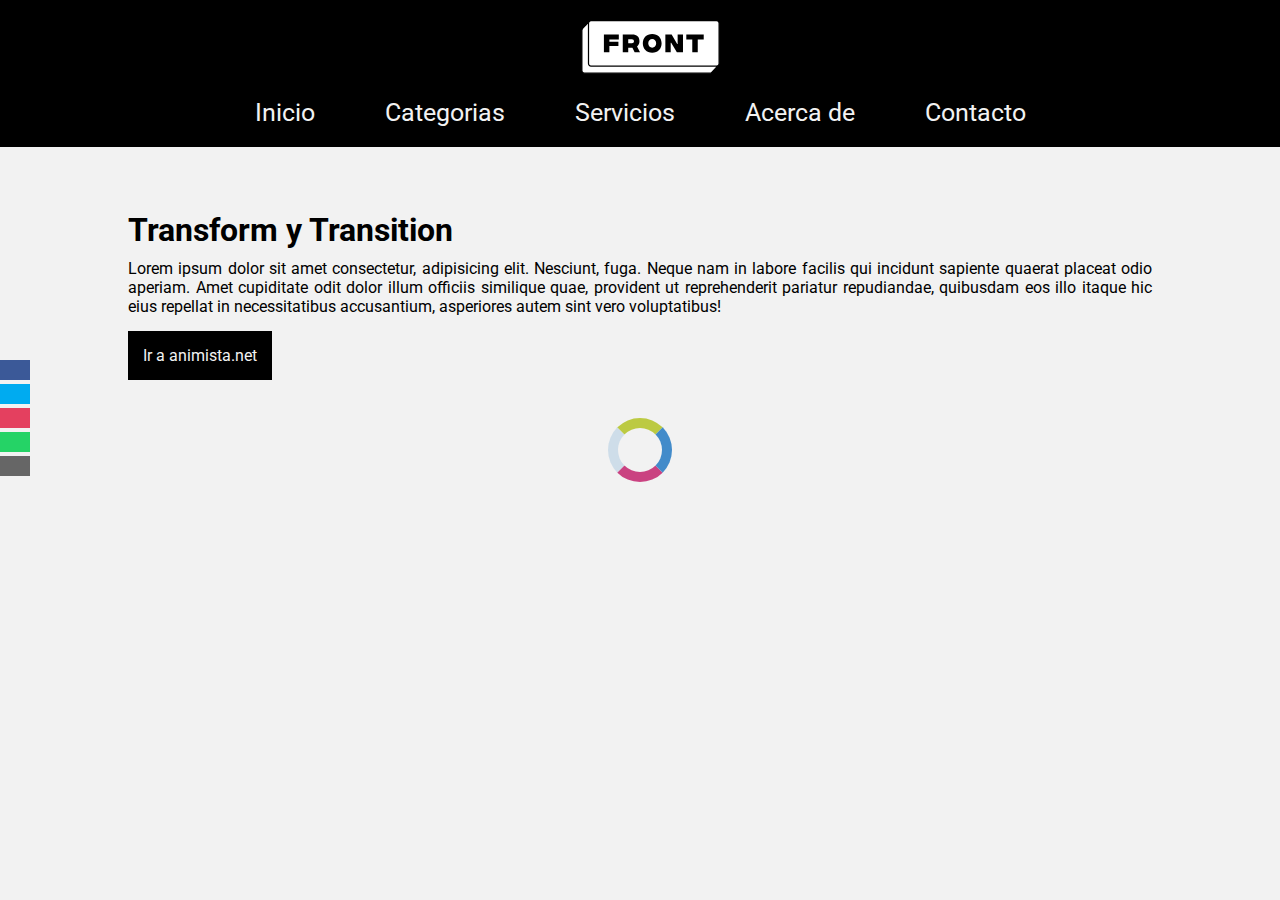
<file: clase_19_mesa/index.html>
<!DOCTYPE html>
<html lang="es">
<head>
    <meta charset="UTF-8">
    <meta http-equiv="X-UA-Compatible" content="IE=edge">
    <meta name="viewport" content="width=device-width, initial-scale=1.0">
    <title>CSS avanzado</title>
    <link rel="stylesheet" href="https://use.fontawesome.com/releases/v5.15.3/css/all.css" integrity="sha384-SZXxX4whJ79/gErwcOYf+zWLeJdY/qpuqC4cAa9rOGUstPomtqpuNWT9wdPEn2fk" crossorigin="anonymous">
    <link rel="stylesheet" href="./css/style_base.css">

</head>
<body >
    <header>
        <img class="logo" src="img/logo.svg" alt="">
		<nav>
			<ul>
				<li><a href="#">Inicio</a></li>
				<li><a href="#">Categorias</a></li>
				<li><a href="#">Servicios</a></li>
				<li><a href="#">Acerca de</a></li>
				<li><a href="#">Contacto</a></li>
			</ul>
		</nav>
	</header>
    <aside class="social">
		<ul>
			<li><a href="#" target="_blank" class="icon-facebook"><i class="fab fa-facebook"></i></a></li>
			<li><a href="#" target="_blank" class="icon-twitter"><i class="fab fa-twitter"></i></a></li>
			<li><a href="#" target="_blank" class="icon-instagram"><i class="fas fa-camera"></i></a></li>
			<li><a href="#" target="_blank" class="icon-whatsapp"><i class="fas fa-comment"></i></a></li>
			<li><a href="mailto:lromiglia@digitalhouse.com" class="icon-mail"><i class="fas fa-envelope"></i></a></li>
		</ul>
    </aside>
    <section class="container ">
        <h1>Transform y Transition</h1>
        <p>Lorem ipsum dolor sit amet consectetur, adipisicing elit. Nesciunt, fuga. Neque nam in labore facilis qui incidunt sapiente quaerat placeat odio aperiam. Amet cupiditate odit dolor illum officiis similique quae, provident ut reprehenderit pariatur repudiandae, quibusdam eos illo itaque hic eius repellat in necessitatibus accusantium, asperiores autem sint vero voluptatibus!</p>
        <a href="https://animista.net/" target="_blank">Ir a animista.net</a>
        
    </section>
    <span class="spinner"></span>
</body>
</html>
</file>
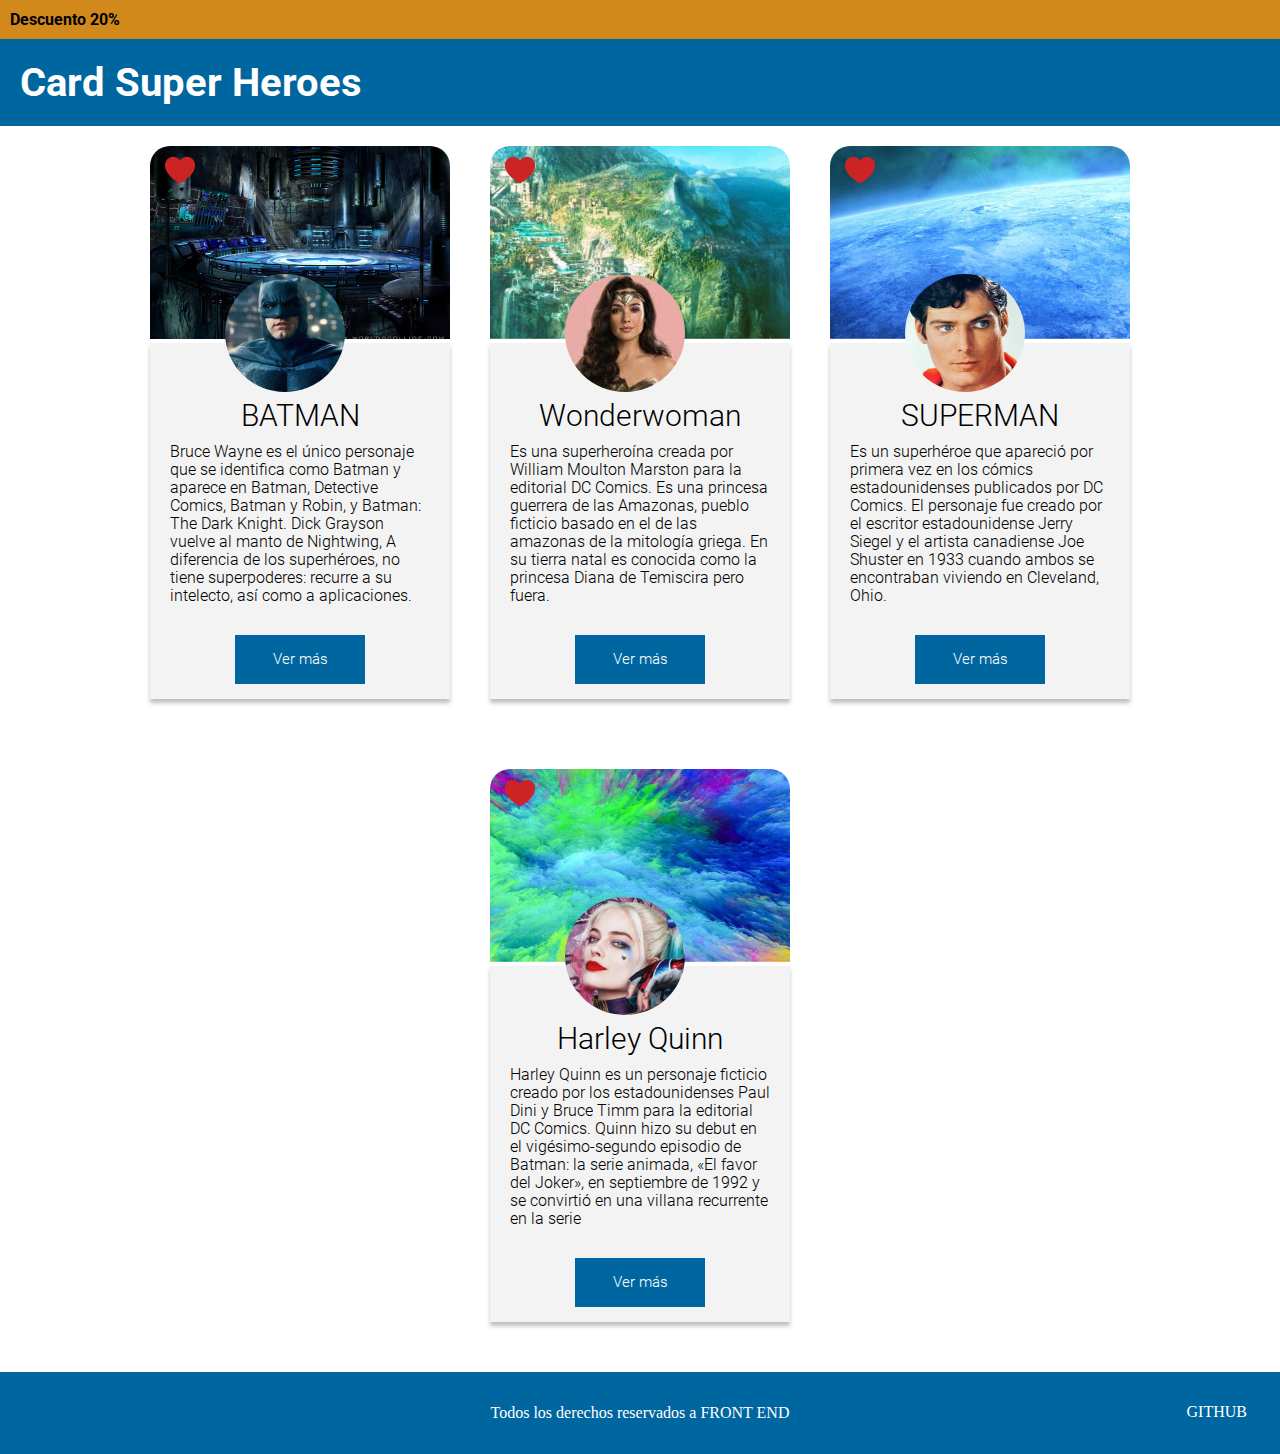
<file: PageHeroes/index.html>
<!DOCTYPE html>
<html lang="en">
<head>
    <meta charset="UTF-8">
    <meta http-equiv="X-UA-Compatible" content="IE=edge">
    <meta name="viewport" content="width=device-width, initial-scale=1.0">
    <link href="https://fonts.googleapis.com/css2?family=Roboto:wght@300&display=swap" rel="stylesheet">
    <link href="css/styles.css" rel="stylesheet" type="text/css" >
    <title>Ejercicio</title>
</head> 
<body>
 <h2 class="discount">
     Descuento 20%
 </h2>
 <h1 class="title"> Card Super Heroes</h1>
 <section class="main">
     <div class="container">
         <div class="imgs">
            <img src="img/corazon.png" alt="me gusta" class="heart">
            <img src="img/houseBatman.png" alt="Guarida de Batman" class="house">
            <img src="img/batman.png" alt="Batman" class="heroe">
         </div>
         <div class="text">
            <h3>BATMAN</h3>
            <p>
               Bruce Wayne es el único personaje que se identifica como Batman y aparece en Batman, Detective Comics, Batman y Robin, y Batman: The Dark Knight. Dick Grayson vuelve al manto de Nightwing, A diferencia de los superhéroes, no tiene superpoderes: recurre a su intelecto, así como a aplicaciones.
            </p>
            <button>Ver más</button>
         </div>
     </div>
     <div class="container">
        <div class="imgs">
           <img src="img/corazon.png" alt="me gusta" class="heart">
           <img src="img/house-wonderwoman.png" alt="casa de mujer maravilla" class="house">
           <img src="img/wonderwoman.png" alt="Mujer maravilla" class="heroe">
        </div>
        <div class="text">
           <h3>Wonderwoman</h3>
           <p>
            Es una superheroína creada por William Moulton Marston para la editorial DC Comics. Es una princesa guerrera de las Amazonas, pueblo ficticio basado en el de las amazonas de la mitología griega. En su tierra natal es conocida como la princesa Diana de Temiscira pero fuera. 
           </p>
           <button>Ver más</button>
        </div>
    </div>
    <div class="container">
        <div class="imgs">
           <img src="img/corazon.png" alt="me gusta" class="heart">
           <img src="img/house-superman.png" alt="Casa de Superman" class="house">
           <img src="img/superman.png" alt="Superman" class="heroe">
        </div>
        <div class="text">
           <h3>SUPERMAN</h3>
           <p>
            Es un superhéroe que apareció por primera vez en los cómics estadounidenses publicados por DC Comics. ​
El personaje fue creado por el escritor estadounidense Jerry Siegel y el artista canadiense Joe Shuster en 1933 cuando ambos se encontraban viviendo en Cleveland, Ohio.
           </p>
           <button>Ver más</button>
        </div>
    </div>
     <div class="container">
        <div class="imgs">
            <img src="img/corazon.png" alt="me gusta" class="heart">
            <img src="img/home-harley.png" alt="Guarida de Harley" class="house">
            <img src="img/harley.png" alt="Batman" class="heroe">
        </div>
        <div class="text">
            <h3>Harley Quinn</h3>
            <p>Harley Quinn es un personaje ficticio creado por los estadounidenses Paul Dini y Bruce Timm para la editorial DC Comics. Quinn hizo su debut en el vigésimo-segundo episodio de Batman: la serie animada, «El favor del Joker», en septiembre de 1992 y se convirtió en una villana recurrente en la serie
            </p>
            <button>Ver más</button>
        </div>
    </div>
    </section>
    <footer>
       <p>Todos los derechos reservados a FRONT END</p>
       <p class="git">GITHUB</p>
    </footer>
</body>
</html>
</file>
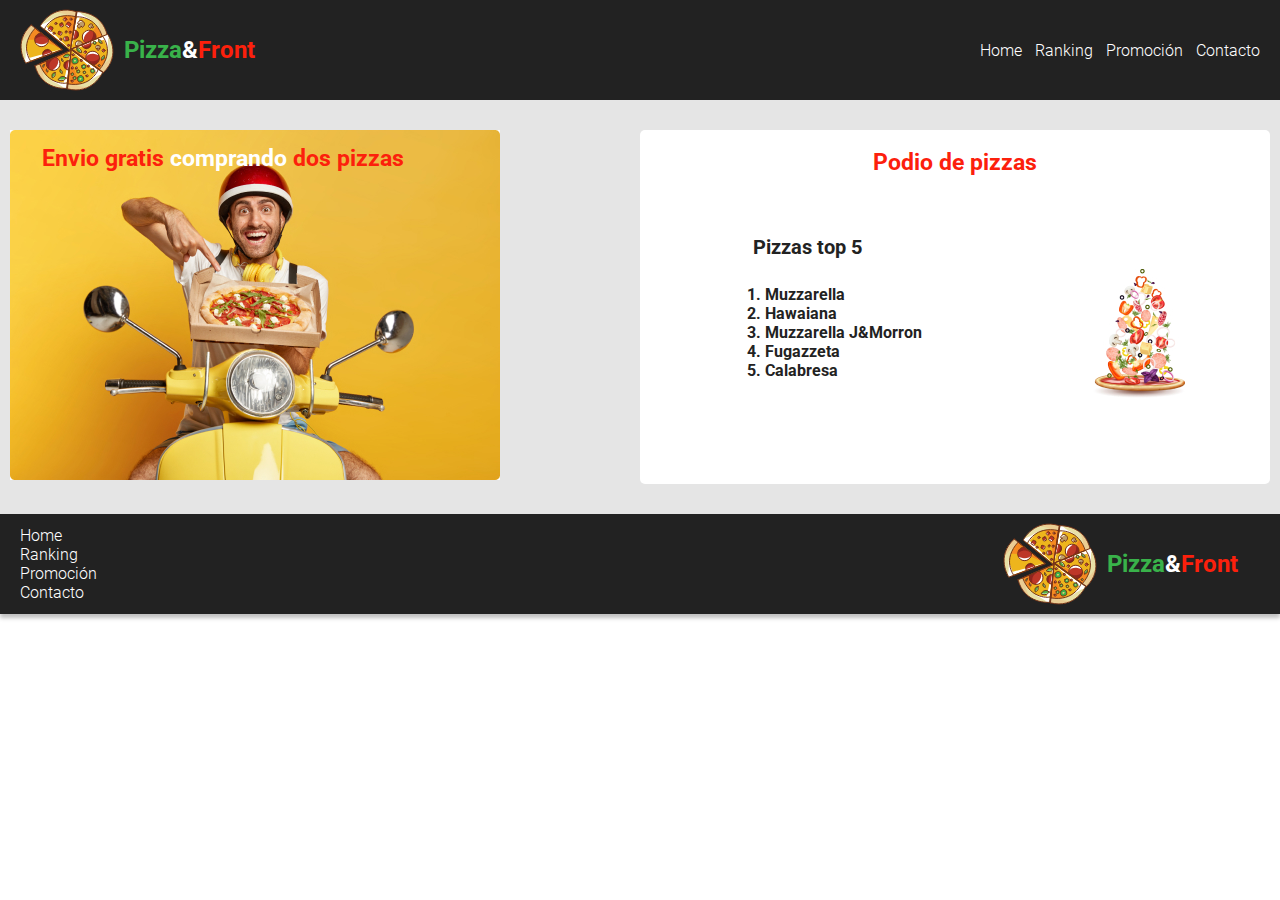
<file: PagePizzafont-Flex/index.html>
<!DOCTYPE html>
<html lang="en">
<head>
    <meta charset="UTF-8">
    <meta http-equiv="X-UA-Compatible" content="IE=edge">
    <meta name="viewport" content="width=device-width, initial-scale=1.0">
    <link href="https://fonts.googleapis.com/css2?family=Roboto:wght@300&display=swap" rel="stylesheet">
    <link href="css/style.css" rel="stylesheet" type="text/css" >
    <title>Ejercicio</title>
</head> 
<body>
    <header>
        <div>
            <img src="img/VectorPizza.svg" alt="Logo de la pizzeria: Pizza & Front">
            <h1>Pizza<span class="text_white">&</span><span class="text_red">Front</span></h1>
        </div>
        <nav>
            <ul type="none">
                <li><a href="#">Home</a></li>
                <li><a href="#">Ranking</a></li>
                <li><a href="#">Promoción</a></li>
                <li><a href="#">Contacto</a></li>
            </ul>
        </nav>
    </header>
    <section>
        <article class="img">
            <img src="img/delivery.jpg" alt="">
            <h1>Envio gratis <span>comprando</span> dos pizzas</h1>
        </article>
        <article class="text">
            <h2>Podio de pizzas</h2>
            <p>Pizzas top 5</p>
            <div>
            <ol>
                <li>Muzzarella</li>
                <li>Hawaiana</li>
                <li>Muzzarella J&Morron</li>
                <li>Fugazzeta</li>
                <li>Calabresa</li>
            </ol>
            <img src="img/PizzaFalling.jpg" alt="pizza">
            </div>
        </article>
    </section>
    <footer>
        <div class="text"> 
            <ul type="none">
                <li><a href="#">Home</a></li>
                <li><a href="#">Ranking</a></li>
                <li><a href="#">Promoción</a></li>
                <li><a href="#">Contacto</a></li>
            </ul>
        </div>
        <div class="logo">
            <img src="img/VectorPizza.svg" alt="Logo de la pizzeria: Pizza & Front">
            <h2>Pizza<span class="text_white">&</span><span class="text_red">Front</span></h2>
        </div>
    </footer>
</body>
</html>
</file>
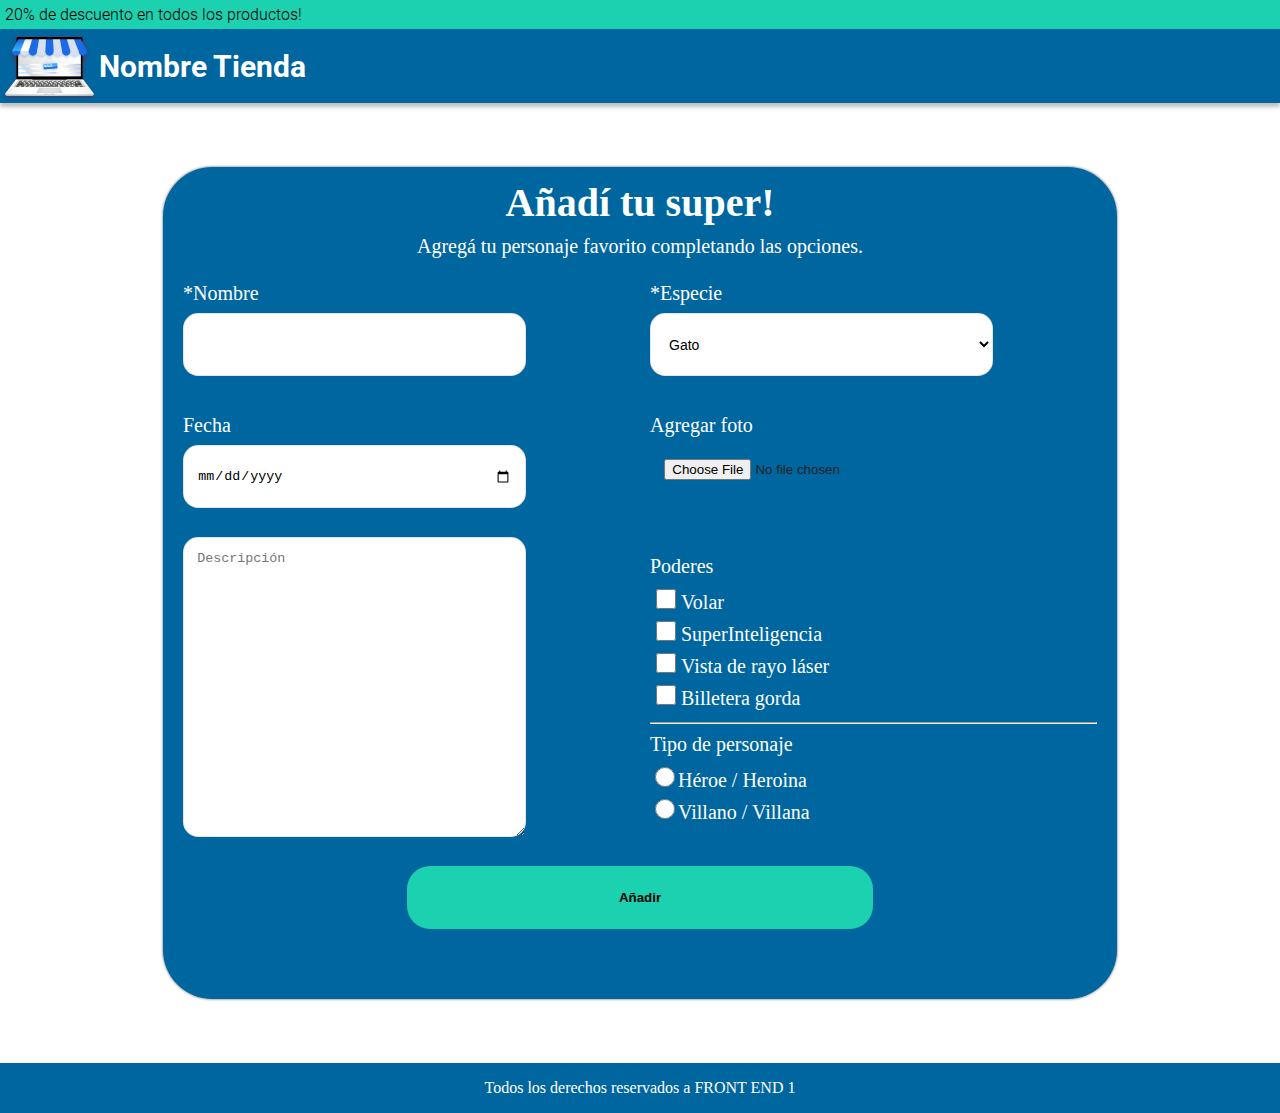
<file: ejercicio-form/add.html>
<!DOCTYPE html>
<html lang="en">
  <head>
    <meta charset="UTF-8" />
    <meta http-equiv="X-UA-Compatible" content="IE=edge" />
    <meta name="viewport" content="width=device-width, initial-scale=1.0" />
    <link
      href="https://fonts.googleapis.com/css2?family=Roboto:wght@300&display=swap"
      rel="stylesheet"
    />
    <link href="css/style.css" rel="stylesheet" type="text/css" />
    <title>Añadir</title>
  </head>
  <body class="add">
    <header>
      <div class="discount">
        <p>20% de descuento en todos los productos!</p>
      </div>
      <div class="logo">
        <img src="img/logo.png" alt="Logo" />
        <h2>Nombre Tienda</h2>
      </div>
    </header>
    <section class="main-add">
      <article class="content-add">
        <h1>Añadí tu super!</h1>
        <p>Agregá tu personaje favorito completando las opciones.</p>
        <form>
          <p>
            <label for="name">Nombre</label>
            <input type="text" name="name" id="name" />
          </p>
          <p>
            <label for="especie">Especie</label>
            <select id="especie" name="especie">
              <option value="gato">Gato</option>
              <option value="perro">Perro</option>
              <option value="Loro">Loro</option>
            </select>
          </p>
          <p>
            <label for="date">Fecha</label>
            <input type="date" name="date" id="date" />
          </p>
          <p>
            <label for="photo">Agregar foto</label>
            <input type="file" name="photo" id="photo" />
          </p>
          <p>
            <textarea
              placeholder="Descripción"
              id="description"
              name="description"
              rows="4"
              cols="50"
            ></textarea>
          </p>
          <div>
            <p><label>Poderes</label>
              <input type="checkbox" name="" value="" id="" />Volar<br>
              <input type="checkbox" name="" value="" id="" />SuperInteligencia<br>
              <input type="checkbox" name="" value="" id="" />Vista de rayo láser<br>
              <input type="checkbox" name="" value="" id="" />Billetera gorda<br>
            </p>
            <hr>
            <p>
              <label>Tipo de personaje</label>
              <input type="radio" name="" value="" id="" />Héroe / Heroina<br>
              <input type="radio" name="" value="" id="" />Villano / Villana<br>
            </p>
          </div>          
          <p class="full-width">
            <button type="submit" class="enter">Añadir</button>
          </p>
        </form>
      </article>
    </section>
    <footer>
      <p>Todos los derechos reservados a FRONT END 1</p>
    </footer>
  </body>
</html>
</file>
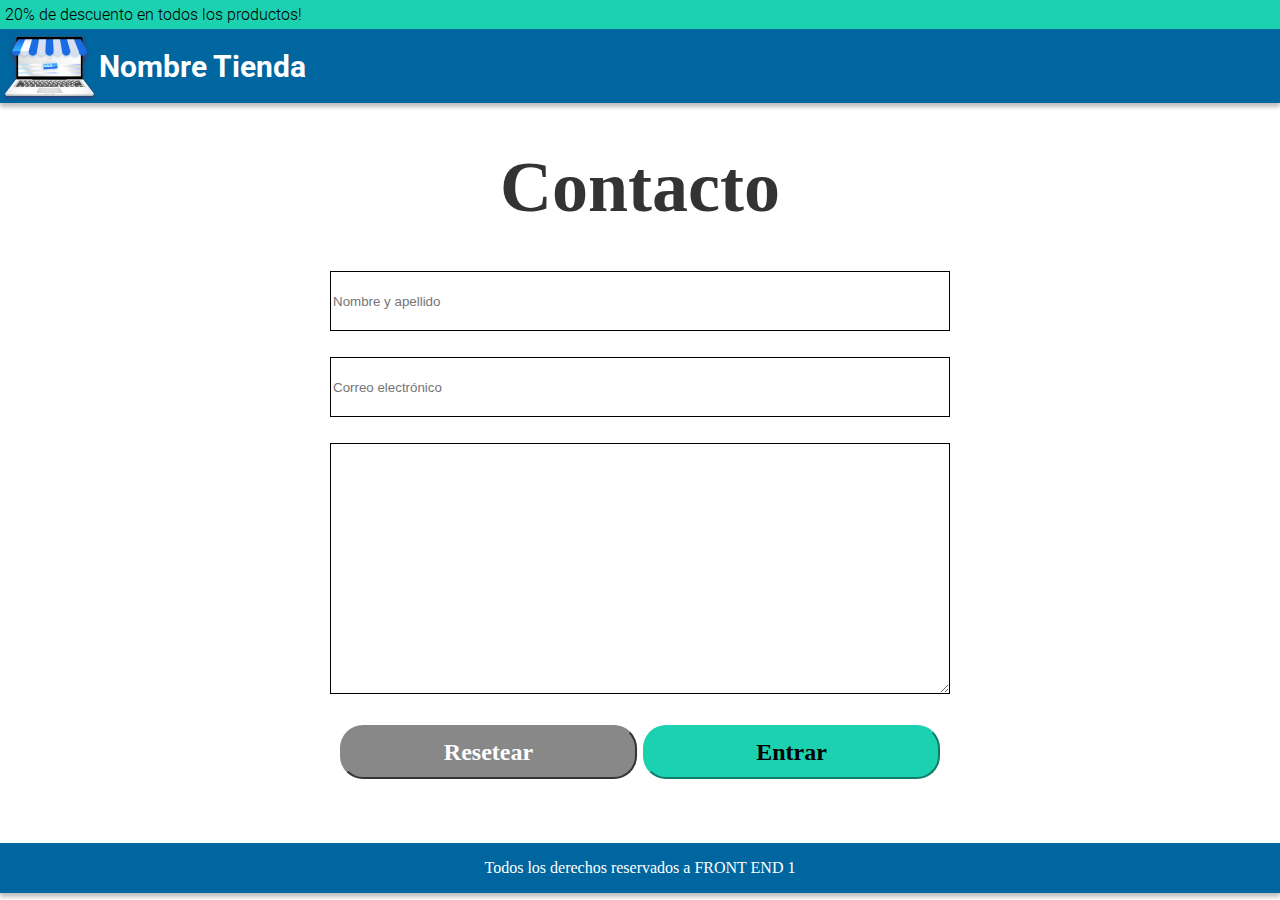
<file: ejercicio-form/contact.html>
<!DOCTYPE html>
<html lang="en">
<head>
    <meta charset="UTF-8">
    <meta http-equiv="X-UA-Compatible" content="IE=edge">
    <meta name="viewport" content="width=device-width, initial-scale=1.0">
    <link href="https://fonts.googleapis.com/css2?family=Roboto:wght@300&display=swap" rel="stylesheet">
    <link href="css/style.css" rel="stylesheet" type="text/css" >
    <title>Contacto</title>
</head> 
<body>
    <header>
        <div class="discount">
            <p>20% de descuento en todos los productos!</p>
        </div>
        <div class="logo">
            <img src="img/logo.png" alt="Logo">
            <h2>Nombre Tienda</h2>
        </div>
    </header>
    <section>
        <h1>Contacto</h1>
        <form>
            <input placeholder="Nombre y apellido" type="text" name="names" id="names">
            <input placeholder="Correo electrónico" type="email" name="email" id="email">
            <textarea id="comment" name="comment" rows="4" cols="50"></textarea>
            <div>
                <button type="reset" class="reset">Resetear</button>
                <button type="submit" class="enter">Entrar</button>
            </div>
        </form>
    </section>
    <footer>
        <p>Todos los derechos reservados a FRONT END 1</p>
    </footer>
</body>
</html>
</file>
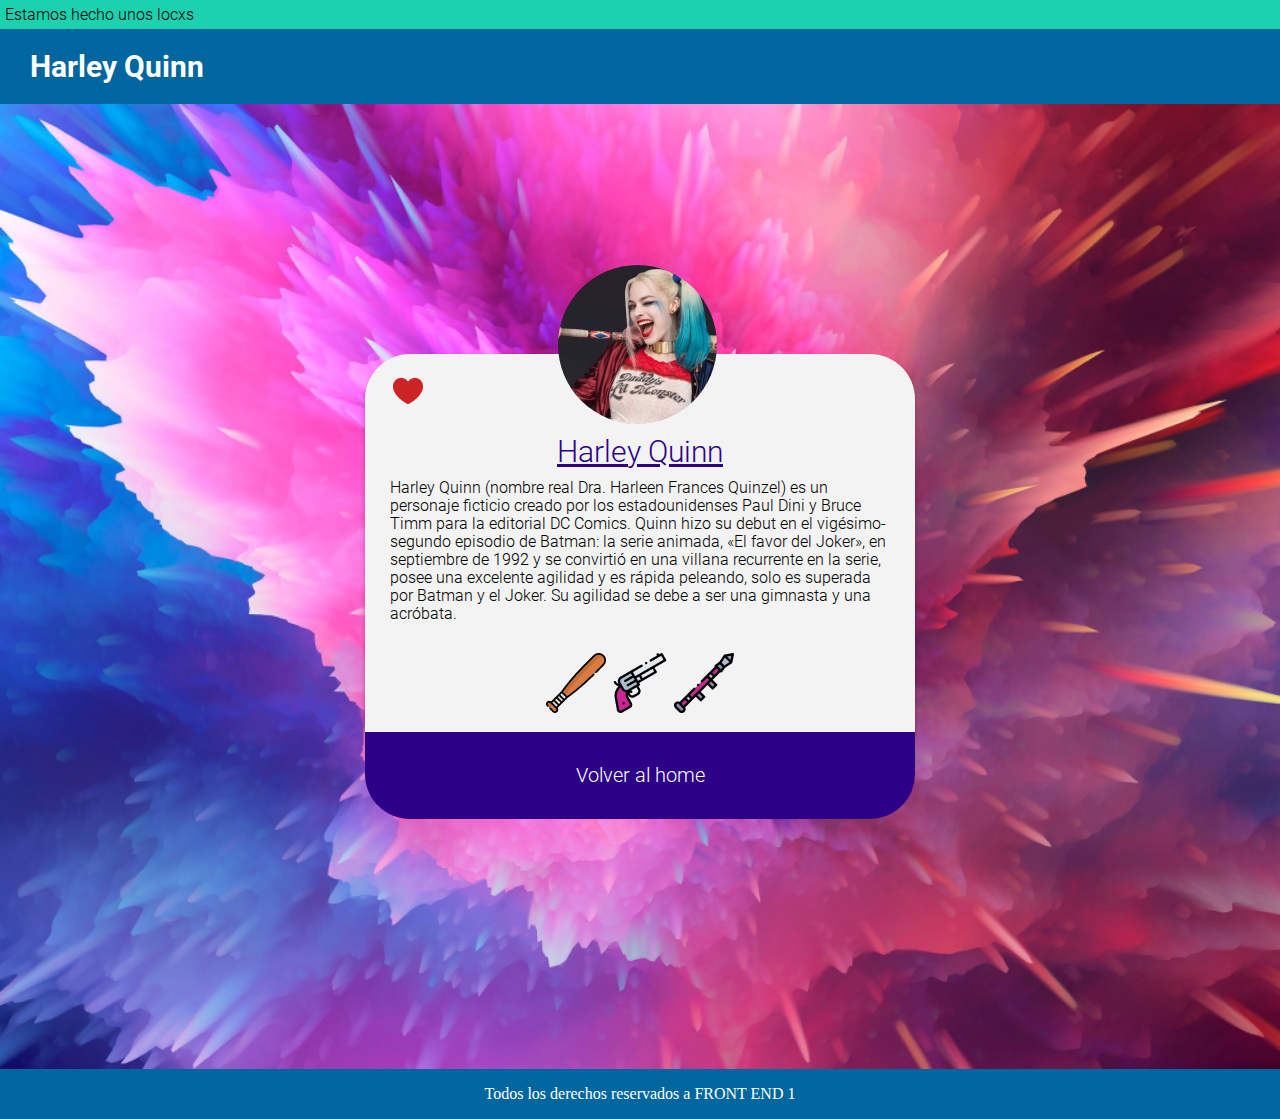
<file: ejercicio-form/detail.html>
<!DOCTYPE html>
<html lang="en">
<head>
    <meta charset="UTF-8">
    <meta http-equiv="X-UA-Compatible" content="IE=edge">
    <meta name="viewport" content="width=device-width, initial-scale=1.0">
    <link href="https://fonts.googleapis.com/css2?family=Roboto:wght@300&display=swap" rel="stylesheet">
    <link href="css/style.css" rel="stylesheet" type="text/css" >
    <title>Detalle</title>
</head> 
<body>
    <header>
        <div class="discount">
            <p>Estamos hecho unos locxs</p>
        </div>
        <div class="logo detail">
            <h2>Harley Quinn</h2>
        </div>
    </header>
    <section class="main detail">
        <div class="container">
            <div class="imgs">
                <img src="img/corazon.png" alt="me gusta" class="heart">
                <img src="img/harley.png" alt="Batman" class="heroe">
            </div>
            <div class="text">
                <h3>Harley Quinn</h3>
                <p>Harley Quinn (nombre real Dra. Harleen Frances Quinzel) es un personaje ficticio creado por los estadounidenses Paul Dini y Bruce Timm para la editorial DC Comics. Quinn hizo su debut en el vigésimo-segundo episodio de Batman: la serie animada, «El favor del Joker», en septiembre de 1992 y se convirtió en una villana recurrente en la serie, posee una excelente agilidad y es rápida peleando, solo es superada por Batman y el Joker. Su agilidad se debe a ser una gimnasta y una acróbata.
                </p>
                <div class="imgs-guns">
                    <img src="img/bate.png" alt="bate" class="bate">
                    <img src="img/gun.png" alt="gun" class="gun">
                    <img src="img/bazooka.png" alt="bazooka" class="bazooka">
                </div>
            </div>
            <div class=button><a href="home.html">Volver al home</a></div>
        </div>
    </section>
    <footer>
        <p>Todos los derechos reservados a FRONT END 1</p>
    </footer>
</body>
</html>
</file>
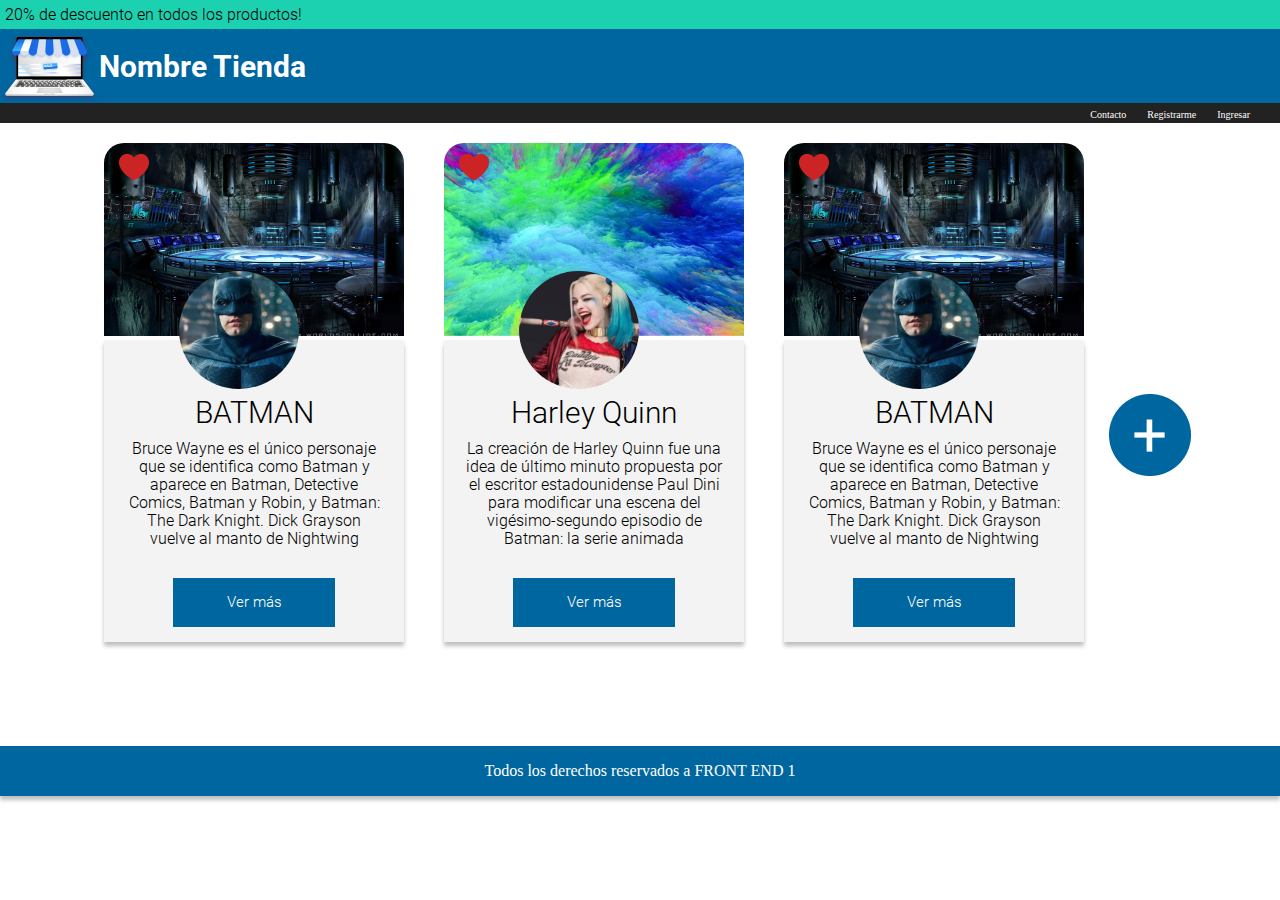
<file: ejercicio-form/home.html>
<!DOCTYPE html>
<html lang="en">
<head>
    <meta charset="UTF-8">
    <meta http-equiv="X-UA-Compatible" content="IE=edge">
    <meta name="viewport" content="width=device-width, initial-scale=1.0">
    <link href="https://fonts.googleapis.com/css2?family=Roboto:wght@300&display=swap" rel="stylesheet">
    <link href="css/style.css" rel="stylesheet" type="text/css" >
    <title>Home</title>
</head> 
<body>
    <header>
        <div class="discount">
            <p>20% de descuento en todos los productos!</p>
        </div>
        <div class="logo">
            <img src="img/logo.png" alt="Logo">
            <h2>Nombre Tienda</h2>
        </div>
        <nav class="nav">
            <ul type="none" class="menu">
                <li><a href="contact.html">Contacto</a></li>
                <li><a href="register.html">Registrarme</a></li>
                <li><a href="login.html">Ingresar</a></li>
            </ul>
        </nav>
    </header>
    <section class="main">
        <div class="container">
            <div class="imgs">
               <img src="img/corazon.png" alt="me gusta" class="heart">
               <img src="img/houseBatman.png" alt="Guarida de Batman" class="house">
               <img src="img/batman.png" alt="Batman" class="heroe">
            </div>
            <div class="text">
               <h3>BATMAN</h3>
               <p>
                Bruce Wayne es el único personaje que se identifica como Batman y aparece en Batman, Detective Comics, Batman y Robin, y Batman: The Dark Knight. Dick Grayson vuelve al manto de Nightwing
               </p>
               <a href="#">Ver más</a>
            </div>
        </div>
        <div class="container">
           <div class="imgs">
               <img src="img/corazon.png" alt="me gusta" class="heart">
               <img src="img/home-harley.png" alt="Guarida de Harley" class="house">
               <img src="img/harley.png" alt="Batman" class="heroe">
           </div>
           <div class="text">
               <h3>Harley Quinn</h3>
               <p>La creación de Harley Quinn fue una idea de último minuto propuesta por el escritor estadounidense Paul Dini para modificar una escena del vigésimo-segundo episodio de Batman: la serie animada
               </p>
               <a href="detail.html">Ver más</a>
           </div>
       </div>
       <div class="container">
        <div class="imgs">
           <img src="img/corazon.png" alt="me gusta" class="heart">
           <img src="img/houseBatman.png" alt="Guarida de Batman" class="house">
           <img src="img/batman.png" alt="Batman" class="heroe">
        </div>
        <div class="text">
           <h3>BATMAN</h3>
           <p>
            Bruce Wayne es el único personaje que se identifica como Batman y aparece en Batman, Detective Comics, Batman y Robin, y Batman: The Dark Knight. Dick Grayson vuelve al manto de Nightwing
           </p>
           <a href="#">Ver más</a>
        </div>
    </div>
    <img src="img/Button.png" alt="Más" class="button" width="82" height="82">
    </section>
    <footer>
        <p>Todos los derechos reservados a FRONT END 1</p>
    </footer>
</body>
</html>
</file>
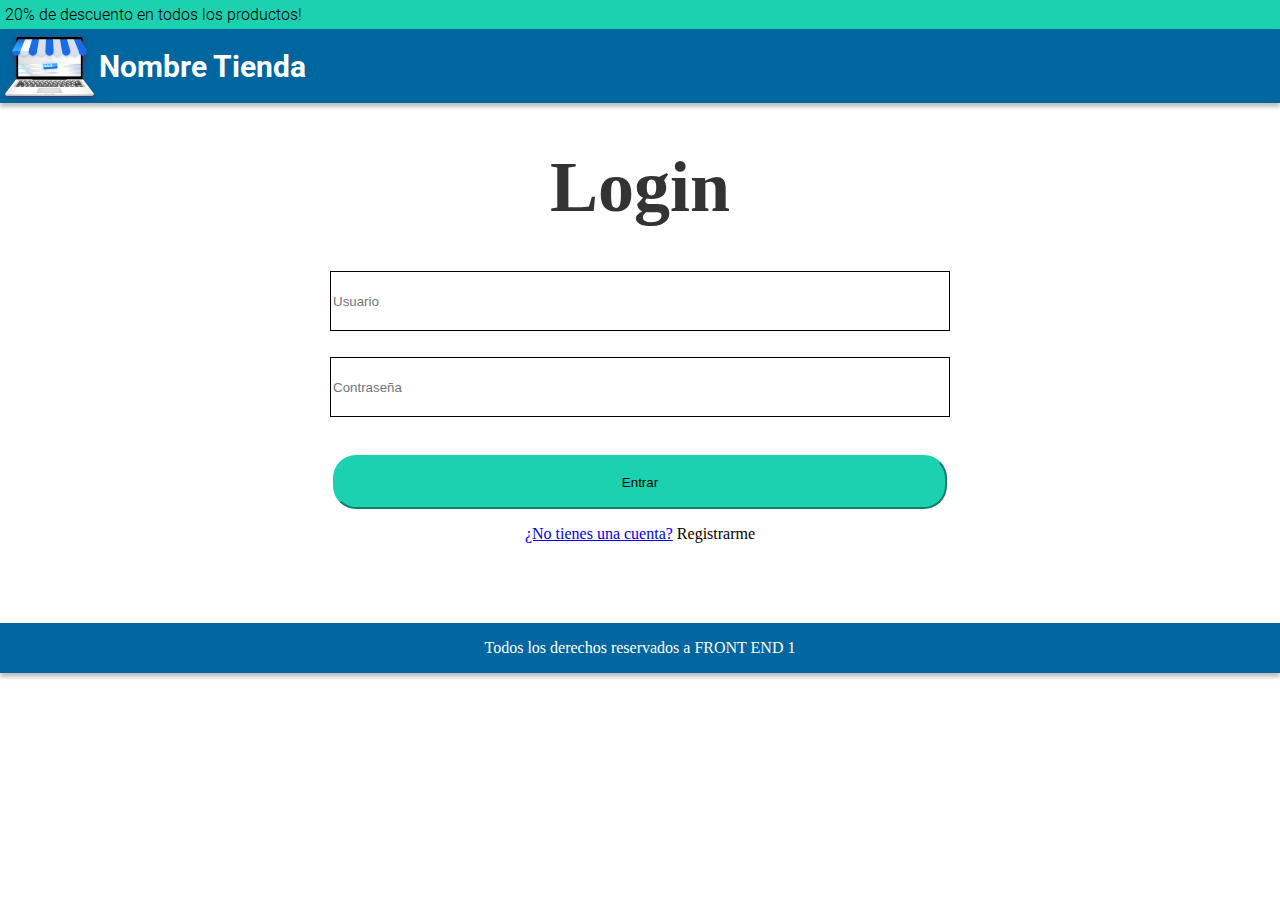
<file: ejercicio-form/login.html>
<!DOCTYPE html>
<html lang="en">
<head>
    <meta charset="UTF-8">
    <meta http-equiv="X-UA-Compatible" content="IE=edge">
    <meta name="viewport" content="width=device-width, initial-scale=1.0">
    <link href="https://fonts.googleapis.com/css2?family=Roboto:wght@300&display=swap" rel="stylesheet">
    <link href="css/style.css" rel="stylesheet" type="text/css" >
    <title>Login</title>
</head> 
<body>
    <header>
        <div class="discount">
            <p>20% de descuento en todos los productos!</p>
        </div>
        <div class="logo">
            <img src="img/logo.png" alt="Logo">
            <h2>Nombre Tienda</h2>
        </div>
    </header>
    <section>
        <h1>Login</h1>
        <form>
            <input placeholder="Usuario" type="text" name="usuario" id="usuario">
            <input placeholder="Contraseña" type="password" name="password" id="password">
            <button type="submit">Entrar</button>
            <p><a href="register.html">¿No tienes una cuenta?</a> Registrarme</p>
        </form>
    </section>
    <footer>
        <p>Todos los derechos reservados a FRONT END 1</p>
    </footer>
</body>
</html>
</file>
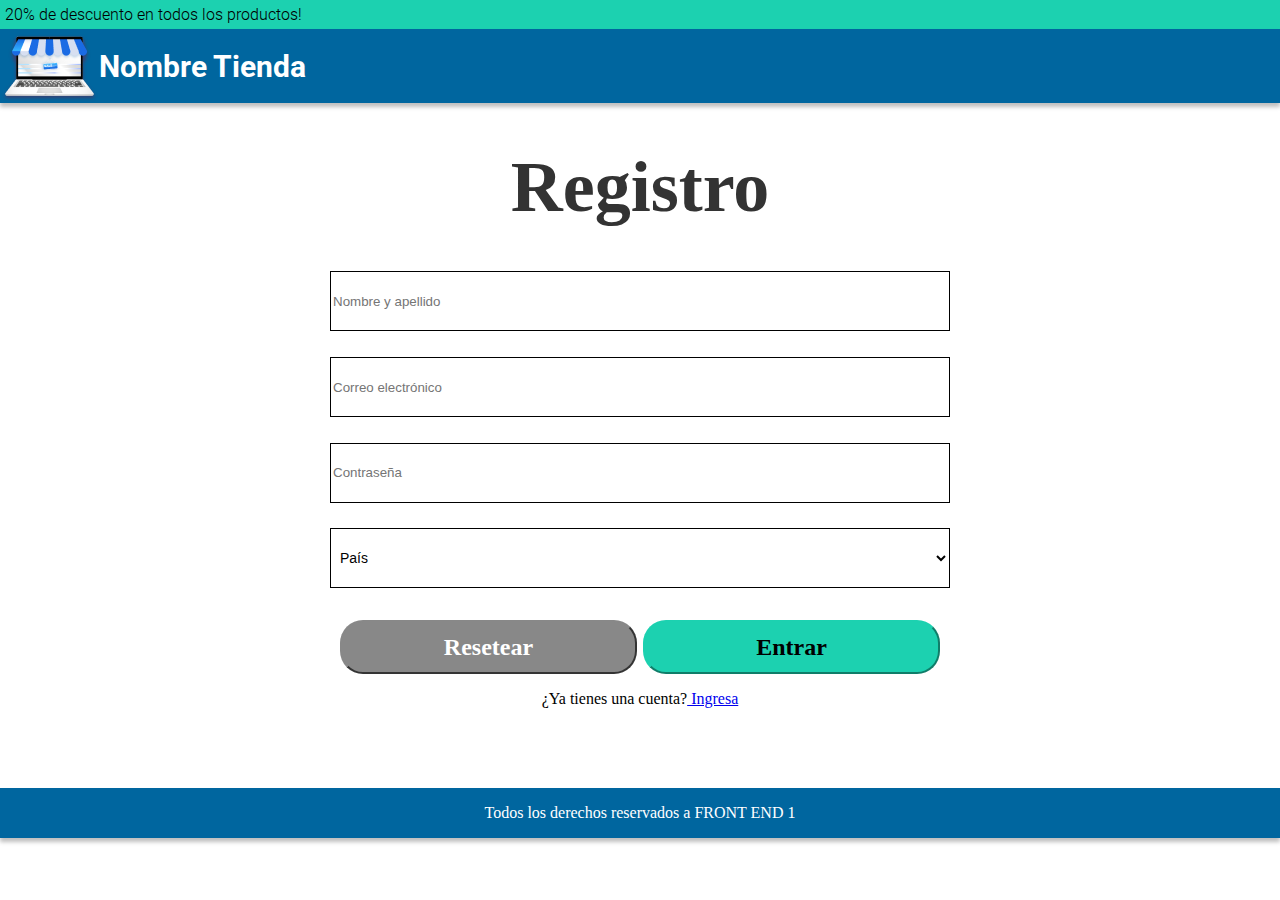
<file: ejercicio-form/register.html>
<!DOCTYPE html>
<html lang="en">
<head>
    <meta charset="UTF-8">
    <meta http-equiv="X-UA-Compatible" content="IE=edge">
    <meta name="viewport" content="width=device-width, initial-scale=1.0">
    <link href="https://fonts.googleapis.com/css2?family=Roboto:wght@300&display=swap" rel="stylesheet">
    <link href="css/style.css" rel="stylesheet" type="text/css" >
    <title>Registro</title>
</head> 
<body>
    <header>
        <div class="discount">
            <p>20% de descuento en todos los productos!</p>
        </div>
        <div class="logo">
            <img src="img/logo.png" alt="Logo">
            <h2>Nombre Tienda</h2>
        </div>
    </header>
    <section>
        <h1>Registro</h1>
        <form>
            <input placeholder="Nombre y apellido" type="text" name="names" id="names">
            <input placeholder="Correo electrónico" type="email" name="email" id="email">
            <input placeholder="Contraseña" type="password" name="password" id="password">
            <select name="País">
                <option value="value1" selected>País</option>
                <option value="value1">Colombia</option>
                <option value="value2" >Venezuela</option>
                <option value="value3">Argentina</option>
              </select>
            <div>
                <button type="reset" class="reset">Resetear</button>
                <button type="submit" class="enter">Entrar</button>
            </div>
            <p>¿Ya tienes una cuenta?<a href="index.html"> Ingresa</a></p>
        </form>
    </section>
    <footer>
        <p>Todos los derechos reservados a FRONT END 1</p>
    </footer>
</body>
</html>
</file>
<file: clase_19_mesa/css/style_base.css>
@import url('https://fonts.googleapis.com/css2?family=Roboto:wght@300&display=swap');

*{
    box-sizing: border-box;
    margin: 0;
    padding: 0;
}
:root{
    --primary-color: #000;
    --secondary-color:#f2f2f2;
    --decoration-color:#c79800;
   }

body{
    background:var(--secondary-color);
    font-family: 'Roboto';
    color:var(--primary-color);
    width: 100%;
  }

header{
    background-color:var(--primary-color);
    text-align: center;
    z-index: 100;
}
header .logo {
    margin-top: 20px;
    margin-left: 20px;
}

/** Menú principal */
nav ul {
    display: flex; 
    justify-content: center;
    list-style: none;
    /* padding: 0px;
    margin-left: 10px;          NO son necesarias porque usamos flex*/
}
nav ul li {
    margin: 20px;
}
nav ul li a{
    position:relative;
    margin:15px;
    font-size:25px;  
    color:var(--secondary-color);
    text-decoration: none;
}

nav ul li a:before{
    content:'';
    background: var(--decoration-color);
    position:absolute;
    bottom:-10px; 
    height: 3px;
    width: 0;
    transition: all 450ms;
    /* alto y ancho=0 */
    /* transition: ; */
}
nav ul li a:hover::before{
    /* ancho final */
    width: 100%;
}   

/* Barra redes */
.social {
	position: fixed; 
	left: 0; 
	top: calc(50% - 90px); /* Para que quede centrada le decimos que al 50% del alto le reste la mitad del alto de la barra: 16px de la letra + 10 padding-top + 10padding-bottom */
	z-index: 2000; 
}
.social ul {
	list-style: none;
}

.social ul li a {
    display: inline-block; /* porque le quiero agregar padding */
    color:var(--secondary-color);
    background: var(--primary-color);
    padding: 10px 15px;
    text-decoration: none;
    transition: all 450ms;
    /* transition: ; */
}

.social ul li .icon-facebook {background:#3b5998;} /* Establecemos los colores de cada red social, aprovechando su class */
.social ul li .icon-twitter {background: #00abf0;}
.social ul li .icon-instagram {background: #E4405F;}
.social ul li .icon-whatsapp {background: #25D366;}
.social ul li .icon-mail {background: #666666;}

.social ul li a:hover{
    /* transform: ; */
    /* padding: ; */
    padding: 10px 30px;
    background:#000;
}


  /* Contenido */
.container{
    width: 80%;
    margin: 5% auto;
}

.container p{
    margin-top: 10px;
    text-align: justify;
}
.container a{
    display: inline-block;
    background-color:var(--primary-color);
    color:var(--secondary-color);
    text-decoration: none;
    padding: 15px;
    margin-top: 15px;
}
.container a:hover{
    color:var(--decoration-color);
}
 
/* spinner| */
.spinner{
    width: 64px;
    height: 64px;
    position: fixed;
    top: calc(50% - 32px);
    left: calc(50% - 32px);
    border-radius: 50%;
    z-index: 2
 }
.spinner {
    background-color: transparent;
    border-top: 10px solid rgb(188, 202, 66);
    border-right: 10px solid rgb(66,139,202);
    border-bottom: 10px solid rgb(202, 66, 129);
    border-left: 10px solid rgba(66,139,202,.2);
    animation: rotar 0.8s infinite ;
    transform: translateZ(0);
    animation-timing-function: linear;
    
     /* animation: ; */
 }
/* keyframes
    crear la animación con la rotación desde el momento 0 y momento 100
 */

 @keyframes rotar {
     0% {
        transform: rotate(0deg)
    } 100% {
        transform: rotate(360deg)
    }
 }
</file>
<file: PageHeroes/css/styles.css>
/*Mobile*/
@font-face {
  src: url("../Fonts/Roboto/Roboto-Light.ttf");
  font-family: 'Roboto';
}

/*Variables*/
body {
  margin: 0;
  padding: 0;
}

body h2.discount {
  background-color: #D1891C;
  font-size: 1rem;
  font-family: Roboto;
  padding: 10px;
  margin: 0;
}

body h1.title {
  background-color: #00669F;
  color: #FFFFFF;
  font-size: 2.5rem;
  font-family: Roboto;
  padding: 20px;
  margin: 0;
}

section.main {
  margin: 0 auto;
  display: -webkit-box;
  display: -ms-flexbox;
  display: flex;
  -webkit-box-orient: vertical;
  -webkit-box-direction: normal;
      -ms-flex-direction: column;
          flex-direction: column;
  position: relative;
  -webkit-box-align: center;
      -ms-flex-align: center;
          align-items: center;
}

@media (min-width: 768px) {
  section.main {
    -webkit-box-align: initial;
        -ms-flex-align: initial;
            align-items: initial;
    -webkit-box-orient: horizontal;
    -webkit-box-direction: normal;
        -ms-flex-direction: row;
            flex-direction: row;
    -ms-flex-wrap: wrap;
        flex-wrap: wrap;
    -webkit-box-pack: center;
        -ms-flex-pack: center;
            justify-content: center;
  }
}

@media (min-width: 1440px) {
  section.main {
    /*Desktop*/
    margin: 0 auto 100px;
  }
}

section.main div.container {
  width: 300px;
  height: auto;
  padding: 10px;
  margin: 10px 10px 50px;
}

@media (min-width: 768px) {
  section.main div.container {
    width: 300px;
    height: 193px;
    padding: 10px;
    margin: 10px 10px 400px;
  }
}

@media (min-width: 1440px) {
  section.main div.container {
    width: 300px;
    height: 193px;
    padding: 10px;
    margin: 10px 10px 304px;
  }
}

section.main div.container div.imgs {
  position: relative;
}

section.main div.container div.imgs img.heart {
  position: absolute;
  top: 5%;
  left: 5%;
}

section.main div.container div.imgs img.house {
  width: 300px;
  height: 193px;
  border-radius: 20px 20px 0 0;
}

section.main div.container div.imgs img.heroe {
  position: absolute;
  bottom: -25%;
  left: 25%;
  border-radius: 50%;
  width: 120px;
  height: 118px;
}

section.main div.container div.text {
  display: -webkit-box;
  display: -ms-flexbox;
  display: flex;
  -webkit-box-orient: vertical;
  -webkit-box-direction: normal;
      -ms-flex-direction: column;
          flex-direction: column;
  background: #F3F3F3;
  -webkit-box-shadow: 0px 4px 4px rgba(0, 0, 0, 0.25);
          box-shadow: 0px 4px 4px rgba(0, 0, 0, 0.25);
  padding: 15% 20px 5%;
}

section.main div.container div.text h3 {
  font-family: Roboto;
  font-weight: 400;
  font-size: 1.875rem;
  line-height: 2.188rem;
  text-align: center;
  margin: 10px;
}

section.main div.container div.text p {
  font-family: Roboto;
  font-weight: 400;
  font-size: 1rem;
  line-height: 1.125;
  margin: 0 0 30px;
}

section.main div.container div.text button {
  font-family: Roboto;
  font-weight: 400;
  font-size: 0.938rem;
  line-height: 1.063rem;
  background-color: #00669F;
  color: #FFFFFF;
  padding: 15px;
  width: 130px;
  margin-left: auto;
  margin-right: auto;
  border: 1px solid #00669F;
}

footer {
  background: #00669F;
  -webkit-box-shadow: 0px 4px 4px rgba(0, 0, 0, 0.25);
          box-shadow: 0px 4px 4px rgba(0, 0, 0, 0.25);
  color: #FFFFFF;
  padding: 16px;
  text-align: center;
}

@media (min-width: 768px) {
  footer {
    position: relative;
  }
  footer p.git {
    text-align: right;
    position: absolute;
    right: 33px;
    top: 15px;
  }
}
/*# sourceMappingURL=styles.css.map */
</file>
<file: PagePizzafont-Flex/css/style.css>
@font-face{
    src: url('../Fonts/Roboto/Roboto-Light.ttf');
    font-family: 'Roboto';
}
body {
    margin: 0;
    padding: 0;
}
header {
    background: #222222;
    box-shadow: 0px 4px 4px rgba(0, 0, 0, 0.25);
    height: 100px;
    width: 100%;
    display:flex;
    justify-content: space-between;
}
header div, header nav {
    display:flex;
    align-items: center;
}

header div h1 {
    font-family: 'Roboto', 'Courier New', Courier, monospace;
    font-size: 24px;
    font-style: normal;
    font-weight: 700;
    line-height: 28px;
    letter-spacing: 0em;
    text-align: left;
    color: #39B24A;
    margin-top: 0;
    margin-bottom: 0;
}

header div h1 span.text_white{
    font-family: 'Roboto', 'Courier New', Courier, monospace;
    font-size: 24px;
    font-style: normal;
    font-weight: 700;
    line-height: 28px;
    letter-spacing: 0em;
    text-align: left;
    color: #ffffff;
}
header div h1 span.text_red{
    font-family: 'Roboto', 'Courier New', Courier, monospace;
    font-size: 24px;
    font-style: normal;
    font-weight: 700;
    line-height: 28px;
    letter-spacing: 0em;
    text-align: left;
    color: #FC200C;
}
header div img {
    margin-left: 20px;
    margin-right: 10px;
}
header nav {
    margin-right: 7px;
}
header nav ul{
    display:flex;
    flex-direction: row;
    align-items: center;
}
header nav ul li a {
    font-family: Roboto, 'Courier New', Courier, monospace;
    font-style: normal;
    font-weight: normal;
    font-size: 16px;
    line-height: 19px;
    text-decoration: none;
    color: #FFFFFF;
    margin-right: 13px;
}
section {
    background-color: #E5E5E5;
    display: flex;
    justify-content: center;
    padding: 30px 10px;
}
section article {
    width: 50%;
}
section article.img {
    position: relative;
}

section article.img h1 {
    position: absolute;
    top: 0;
    left: 5%;
    font-family: Roboto, 'Courier New', Courier, monospace;
    font-weight: 700;
    font-style: normal;
    font-size: 23px;
    line-height: 28px;
    text-decoration: none;
    color: #FC200C;    
}
section article.img h1 span{
    font-family: Roboto, 'Courier New', Courier, monospace;
    font-weight: 700;
    font-style: normal;
    font-size: 23px;
    line-height: 28,13px;
    text-decoration: none;
    color: #FFFFFF;    
}
section article.text {
    background: #FFFFFF;
    border-radius: 5px;
}
section article.text h2 {
    font-family: Roboto, 'Courier New', Courier, monospace;
    font-weight: 700;
    font-style: normal;
    font-size: 23px;
    line-height: 28,13px;
    text-decoration: none;
    color: #FC200C;
    text-align: center;
    margin-bottom: 60px;    
}
section article.text div {
    display: flex;
    justify-content: space-around;
}
section article.text p {
    font-family: Roboto;
    font-style: normal;
    font-weight: bold;
    font-size: 20px;
    line-height: 23px;
    color: #222222;
    margin-left: 18%;
    margin-bottom: 10px;
}
section article.text div ol li {
    font-family: Roboto;
    font-style: normal;
    font-weight: bold;
    font-size: 16px;
    line-height: 19px;
    color: #222222;
}


footer {
    background: #222222;
    box-shadow: 0px 4px 4px rgba(0, 0, 0, 0.25);
    height: 100px;
    width: 100%;
    display:flex;
    justify-content: space-between;
}
footer div.text, footer div.logo {
    display:flex;
    align-items: center;
}

footer div.logo h2 {
    font-family: 'Roboto', 'Courier New', Courier, monospace;
    font-size: 24px;
    font-style: normal;
    font-weight: 700;
    line-height: 28px;
    letter-spacing: 0em;
    text-align: left;
    color: #39B24A;
    margin-top: 0;
    margin-bottom: 0;
}

footer div.logo h2 span.text_white{
    font-family: 'Roboto', 'Courier New', Courier, monospace;
    font-size: 24px;
    font-style: normal;
    font-weight: 700;
    line-height: 28px;
    letter-spacing: 0em;
    text-align: left;
    color: #ffffff;
}
footer div.logo h2 span.text_red{
    font-family: 'Roboto', 'Courier New', Courier, monospace;
    font-size: 24px;
    font-style: normal;
    font-weight: 700;
    line-height: 28px;
    letter-spacing: 0em;
    text-align: left;
    color: #FC200C;
}
footer div.logo img {
    margin-right: 10px;
}
footer div.logo {
    margin-right: 42px;
}
footer div.text ol{
    display:flex;
    flex-direction: row;
    align-items: center;
}
footer div.text ul {
    padding-left: 20px;
}
footer div.text ul li a {
    font-family: Roboto, 'Courier New', Courier, monospace;
    font-style: normal;
    font-weight: normal;
    font-size: 16px;
    line-height: 19px;
    text-decoration: none;
    color: #FFFFFF;
    margin-right: 13px;
}
</file>
<file: ejercicio-form/css/style.css>
@font-face{
    src: url('../Fonts/Roboto/Roboto-Light.ttf');
    font-family: 'Roboto';
}
body {
    margin: 0;
    padding: 0;
}

header div.discount {
    background-color:#1CD1B0;
    font-size: 1rem;
    font-family: 'Roboto';
    padding: 5px;
    margin: 0;
}
header div.discount p {
    margin: 0;
}
header div.logo {
    background: #00669F;
    box-shadow: 0px 4px 4px rgba(0, 0, 0, 0.25);
    display: flex;
    align-items: center;
}
header div.logo h2 {
    font-family: Roboto;
    font-size: 30px;
    line-height: 35px;
    text-align: center;
    color: #ffffff;
    margin: 0;
}
section {
    display: flex;
    flex-direction: column;
    text-align: center;
    justify-content: center;
    margin-bottom: 5%;
}
section h1 {
    font-family: Inter;
    font-weight: bold;
    font-size: 72px;
    line-height: 72px;
    text-align: center;
    color: #333333;
}
section form {
    display: flex;
    flex-direction: column;
    align-items: center;
}
section form input, section form textarea {
    background: #FFFFFF;
    border: 1.53407px solid #000000;
    box-sizing: border-box;
    width: 620px;
    height: 60px;
    margin-bottom: 2%;
}
section form textarea {
    height: 251px;
}
section form button {
    background: #1CD1B0;
    border-radius: 23.011px;
    border-color: #1CD1B0;
    width: 614.25px;
    height: 53.79px;
    margin-top: 1%;
}
section form select {
    background: #FFFFFF;
    border: 1.53407px solid #000000;
    box-sizing: border-box;
    width: 620px;
    height: 60px;
    margin-bottom: 2%;
    font-size: 14px;
    padding: 5px;
}
section form div {
    display: flex;
}
section form div button {
    background: #888888;
    border-radius: 23.011px;
    color: #ffffff;
    width: 300px;
    height: 54px;
    border-color: #888888;
    font-family: Karla;
    font-weight: bold;
    font-size: 24px;
    line-height: 44px;
    text-align: center;
}
section form div button.enter {
    background: #1CD1B0;
    border-color: #1CD1B0;
    color: #000000;
    margin-left: 1%;
} 

footer {
    background: #00669F;
    box-shadow: 0px 4px 4px rgb(0 0 0 / 25%);
    color: #FFFFFF;
    padding: 16px;
    text-align: center;
}
footer p {
    margin: 0;
}
/*Estilos home*/


section.main {
    margin: 0 auto;
    display: flex;
    flex-direction: column;
    position: relative;
    align-items: center;
}
section.main div.container {
    width: 300px;
    height: auto;
    padding: 10px;
    margin: 10px 10px 50px;
}
section.main div.container div.imgs{
    position: relative;
}
section.main div.container div.imgs img.heart {
    position: absolute;
    top: 5%;
    left: 5%;
}
section.main div.container div.imgs img.house {
    width: 300px;
    height: 193px;
    border-radius: 20px 20px 0 0;
} 
section.main div.container div.imgs img.heroe {
    position: absolute;
    bottom: -25%;
    left: 25%;
    border-radius: 50%;
    width: 120px;
    height: 118px;
} 

section.main div.container div.text  {
    display: flex;
    flex-direction: column;
    background: #F3F3F3;
    box-shadow: 0px 4px 4px rgba(0, 0, 0, 0.25);
    padding: 15% 20px 5%;
}
section.main div.container div.text h3{
    font-family: Roboto;
    font-weight: 400;
    font-size: 1.875rem;
    line-height: 2.188rem;
    text-align: center;
    margin: 10px;

}
section.main div.container div.text p{
    font-family: Roboto;
    font-weight: 400;
    font-size: 1rem;
    line-height: 1.125;
    margin: 0 0 30px;
}
section.main img.button {
    display:block;
    margin:auto 5px;
}
section.main div.container div.text a{
    font-family: Roboto;
    font-weight: 400;
    font-size: 0.938rem;
    line-height: 1.063rem;
    background-color: #00669F;
    color: #FFFFFF;
    padding: 15px;
    width: 130px;
    margin-left: auto;
    margin-right: auto;
    border: 1px solid #00669F;
    text-decoration: none;
}


@media (min-width: 768px) {
    /*Tablet*/
    section.main {
        align-items: initial;
        flex-direction: row;
        flex-wrap: wrap;
        justify-content: center;

    }
    section.main div.container {
        width: 300px;
        height: 193px;
        padding: 10px;
        margin: 10px 10px 400px;
    } 
}
@media (min-width: 1440px) {
    /*Desktop*/
    section.main {
    margin: 0 auto 100px;
    }
    section.main div.container {
        width: 300px;
        height: 193px;
        padding: 10px;
        margin: 10px 10px 304px;
    } 
}
/*Estilos header*/
nav.nav {
    background-color: #222222;
    color: #ffffff;
    width: 100%;
    height: 20px;
    top: 0;
    left: 0;
    display: flex;
}
nav ul{
    display: none;
    align-items: center;
    flex-direction: row;
    margin-right: 20px;
}
nav.nav ul.menu1{
    display: flex;
    align-items: center;
    flex-direction: row;
    margin-right: 30px;
    
}
    
nav ul li {
    color:#ffffff;
    font-size: 0.625rem;
    z-index: 22;
    margin: 0 10px;
    padding: 0 0 10px;
    padding-bottom: 10px;
    border-left: 1px solid transparent;
}
nav.nav ul li {
    color:#ffffff;
    font-size: 0.625rem;
    z-index: 22;
    margin: 0 10px;
    padding: 0 0 10px;
    padding-bottom: 10px;
    border-left: 1px solid transparent;
}
nav.nav ul li a{
    text-decoration: none;
    color:#ffffff;
    font-size: 0.625rem;
}
header nav.nav{
    display: flex;
    justify-content: flex-end;
}
header nav.nav ul{
    display:flex;
    align-items: center;
}

/*Estilos detalle*/

header .detail {
    padding: 20px 30px;
}
section.main.detail {
    background-color: rgb(250, 250, 232);
    background-image: url('../img/background.png');
    background-repeat: no-repeat;
    background-position: center;
    background-size: cover;
    height: auto;

    margin: 0 auto;
    display: flex;
    align-items: center;
    padding: 250px 0;
}
section.main.detail div.container {
    width: 550px;
    position: relative;
    margin: 0;
    padding: 0;
    height: auto;
}
section.main.detail div.container div.text {
    padding: 70px 15px 15px;
    border-radius: 45px 45px 0 0;
}
section.main.detail div.container div.text h3 {
    color:#2C0187;
    text-decoration: underline;
}
section.main.detail div.container div.text p {
    padding: 0;
    margin: 0 10px 30px;
    text-align: left;
}
section.main.detail div.container div.imgs {
    position: initial;
}
section.main.detail div.container div.imgs img.heroe {
    bottom: 85%;
    left: 35%;
    width: 159px;
    height: 159px;
}
section.main.detail div.container div.button {
    background: #2C0187;
    border-radius: 0px 0px 45px 45px;
    width: 550px;
    height: 87px;
    display: flex;
    align-items: center;
}
section.main.detail div.container div.button a {
    font-family: Roboto;
    font-weight: 400;
    font-size: 1.25rem;
    line-height: 1.428rem;
    color: #FFFFFF;
    margin-left: auto;
    margin-right: auto;
    text-decoration: none;
}

/*Estilos para la página de añadir*/

section.main-add {
    flex-direction: initial;
    margin-top:5%;
}

section.main-add article.content-add{
    background: #00669F;
    box-shadow: 0px 0px 2px 1px rgba(0, 0, 0, 0.3);
    border-radius: 49.0901px;
    width: 954px;
    height: 832px;
}
section.main-add article.content-add h1 {
    font-family: Inter;
    font-style: normal;
    font-weight: bold;
    font-size: 40px;
    line-height: 72px;
    margin: 0px;
    text-align: center;
    color: #FBFFFD;
}
section.main-add article.content-add p {
    font-family: Inter;
    font-style: normal;
    font-weight: 300;
    font-size: 20px;
    line-height: 14px;
    margin: 0px;
    color: #FFFFFF;
}
section.main-add article.content-add form {
    display: grid;
    grid-template-columns: 1fr 1fr;
    grid-gap: 20px;
    margin: 20px;
}
section.main-add article.content-add form label {
    display: block;
    font-family: Inter;
    font-style: normal;
    font-weight: 300;
    font-size: 20px;
    line-height: 24px;
    text-align: left;
    color: #FFFFFF;
    margin: 8px 0;
}
section.main-add article.content-add form p {
    margin: 0;
}
section.main-add article.content-add form .full-width {
    grid-column: 1 / 3;
}
section.main-add article.content-add form p {
    text-align: left;
}
section.main-add article.content-add form div {
    display: initial;
}
section.main-add article.content-add form button,
section.main-add article.content-add form input,
section.main-add article.content-add form textarea,
section.main-add article.content-add form select {
    padding: 1em;
    width: 343px;
    height: 63px;
    background: #FFFFFF;
    border: 1.53407px solid rgba(0, 0, 0, 0.1);
    box-sizing: border-box;
    border-radius: 15.3407px;
}
section.main-add article.content-add form input[type="file"] {
   background: #00669F;
   border: 1.53407px solid #00669F;
   color: #222222;
}
section.main-add article.content-add form input[type="checkbox"] {
    width: 24px;
    height: 20px;
    background: #FFFFFF;
    border: 1px solid #C4C4C4;
    box-sizing: border-box;
}
section.main-add article.content-add form input[type="radio"] {
    width: 20px;
    height: 20px;
    background: #FFFFFF;
    border: 1px solid #C4C4C4;
    box-sizing: border-box;
}
section.main-add article.content-add form textarea {
    height: 300px;
    margin-bottom: 0%;
}
section.main-add article.content-add form button {
    width: 466px;
    border: 0;
    background: #1CD1B0;
    border-radius: 23.011px;
    color:rgba(0, 0, 0);
    font-weight: 900;
}
section.main-add article.content-add form p.full-width {
    grid-column: 1 / 3; 
    text-align: center;  
}
/*Aplicacion de pseudo-selectres*/

section.main-add article.content-add form label[for="name"]::before,
section.main-add article.content-add form label[for="especie"]::before {
    content: '*';
}

body.add p:hover,
body.add h1:hover,
body.add h2:hover {
    text-decoration: underline;
    text-decoration-color: #3e9ed6;
}
body.add img:hover {
    text-decoration: underline;
    text-decoration-color: #3e9ed6;
    border: 10px solid #3e9ed6;
}
body.add section.main-add article.content-add form button:hover, 
body.add section.main-add article.content-add form button:focus {
    background: gold;
    outline: 0;
    color:#00669F;
    text-decoration: underline;
    text-decoration-color: #3e9ed6;
}
section.main-add article.content-add form button:hover,
section.main-add article.content-add form input:hover,
section.main-add article.content-add form textarea:hover,
section.main-add article.content-add form select:hover,
section.main-add article.content-add form input[type="checkbox"]:hover,
section.main-add article.content-add form input[type="radio"]:hover  {
    border: 5px solid #3e9ed6;
}
</file>
